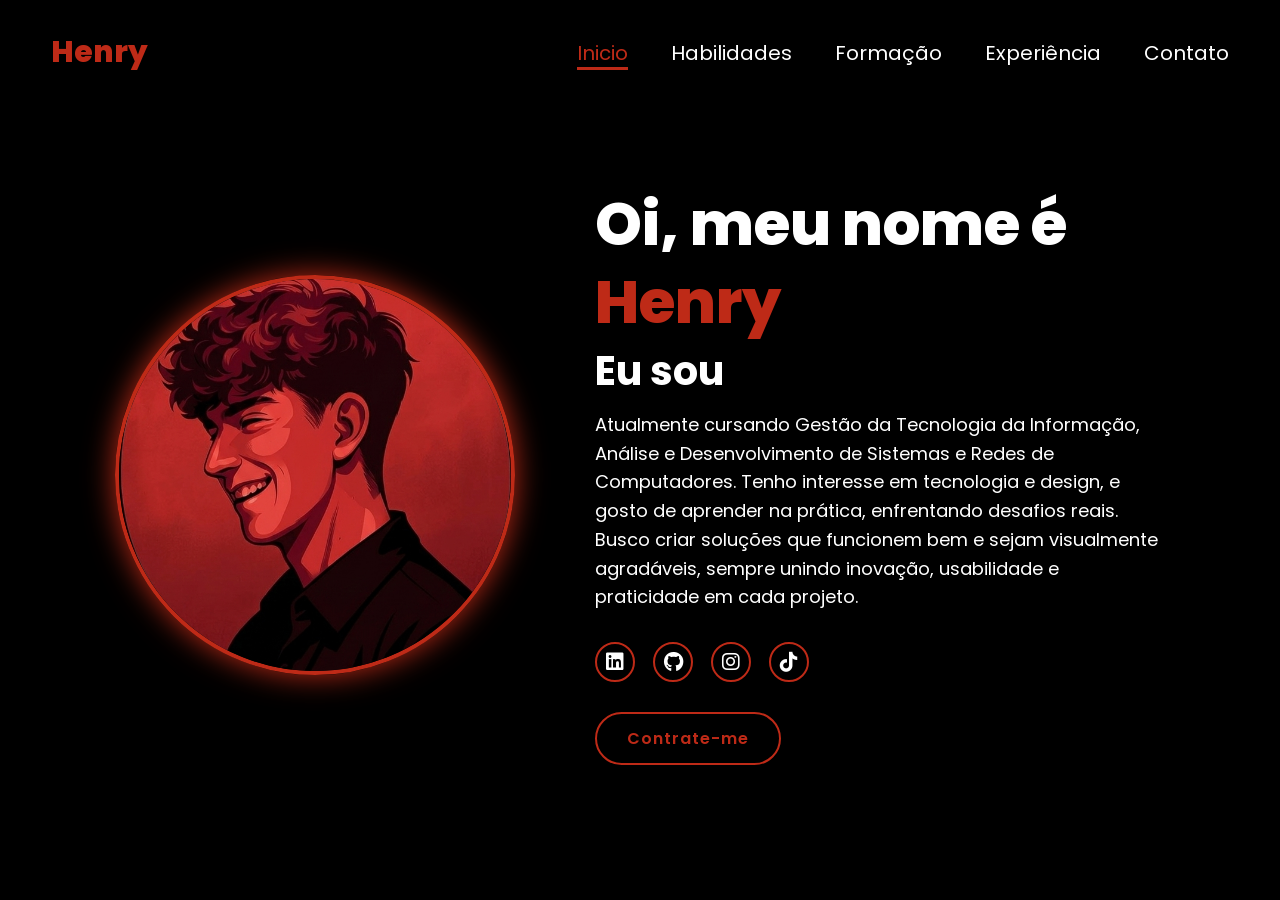
<file: index.html>
<!DOCTYPE html>
<html lang="pt-br">
<head>
    <meta charset="UTF-8">
    <meta name="viewport" content="width=device-width, initial-scale=1.0">
    <link rel="stylesheet" href="https://cdnjs.cloudflare.com/ajax/libs/font-awesome/6.4.0/css/all.min.css" />
    <link rel="stylesheet" href="style.css">
    <title>Portifolio Henry</title>
</head>
<body>
    <header class="logo-left">
        <a href="#" class="logo">Henry</a>
        
        <nav>
            <a href="#" class="active">Inicio</a>
            <a href="habilidades.html">Habilidades</a>
            <a href="formacao.html">Formação</a>
            <a href="experiencia.html">Experiência</a>
            <a href="contato.html">Contato</a>
        </nav>
    </header>
    <section class="home">
        <div class="home-img">
            <img src="assets/Henry_Vermelho.jpeg" alt="">
        </div>
        <div class="home-content">
            <h1>Oi, meu nome é <span>Henry</span></h1>
            <h3 class="typing-text">Eu sou <span></span></h3>
            <p>Atualmente cursando Gestão da Tecnologia da Informação, Análise e Desenvolvimento de Sistemas e Redes de Computadores. Tenho interesse em tecnologia e design, e gosto de aprender na prática, enfrentando desafios reais. Busco criar soluções que funcionem bem e sejam visualmente agradáveis, sempre unindo inovação, usabilidade e praticidade em cada projeto.</p>
            <div class="social-icons">
                <a href="https://www.linkedin.com/in/henry-gabriel-marques-ramos-undefined-162b71380/"><i class="fa-brands fa-linkedin"></i></a>
                <a href="https://github.com/HenryGabriel7"><i class="fa-brands fa-github"></i></a>
                <a href="https://www.instagram.com/henryg_ramos"><i class="fa-brands fa-instagram"></i></a>
                <a href="https://www.tiktok.com/@henry._marques"><i class="fa-brands fa-tiktok"></i></a>
            </div>
        <a href="contato.html" class="bnt"><summary>Contrate-me</summary> </a>
        </div>
    </section>
</body>

</html>
</file>
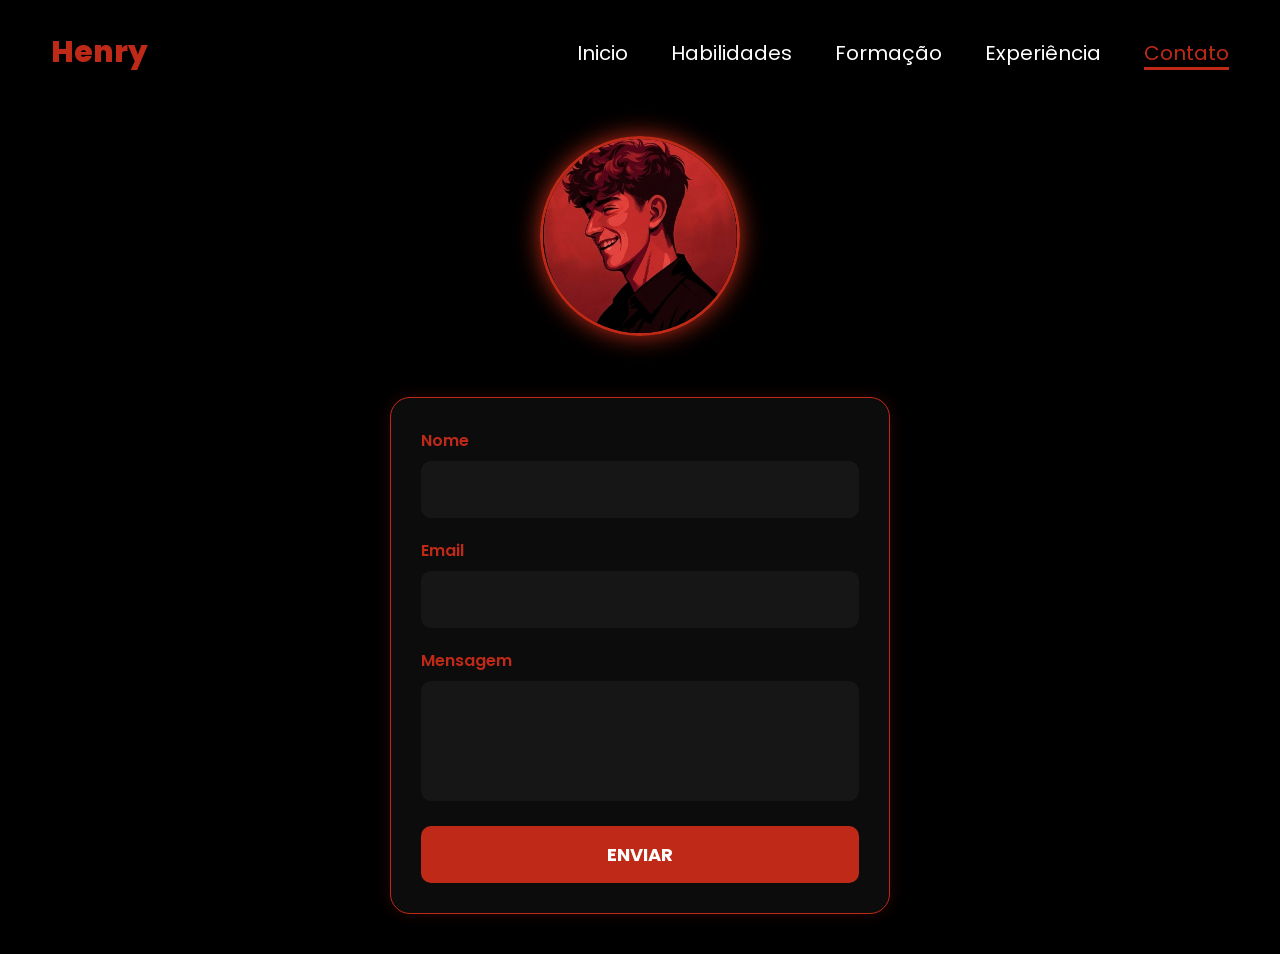
<file: contato.html>
<!DOCTYPE html>
<html lang="pt-br">
<head>
    <meta charset="UTF-8">
    <meta name="viewport" content="width=device-width, initial-scale=1.0">
    <link rel="stylesheet" href="contato.css">
    <script src="contato.js" defer></script>
    <title>Contato</title>
</head>
<body>

<header  class="logo-left">
        <a href="" class="logo">Henry</a>
        <nav>
            <a href="index.html">Inicio</a>
            <a href="habilidades.html">Habilidades</a>
            <a href="formacao.html">Formação</a>
            <a href="experiencia.html">Experiência</a>
            <a href="#" class="active">Contato</a>

        </nav>
</header>
<br>
 <section class="home">
        <div class="home-img">
            <img src="assets/Henry_Vermelho.jpeg" alt="">
        </div>
 </section>
            <br>

    <form action="https://formsubmit.co/henrygabrielj6@gmail.com"  method="POST"
    data-form
    >
       <label for="nome">Nome</label>
       <input type="text" name="nome" id="nome" id="nome" required/>
       <label for="email">Email</label>
       <input type="text" name="email" id="email" id="email" required/>
       <label for="mensagem">Mensagem</label>
       <textarea name="mensagem" id="mensagem" required></textarea>
       <br>
       <button type="submit">Enviar</button>
        </form>
        
</body>
</html>
</file>
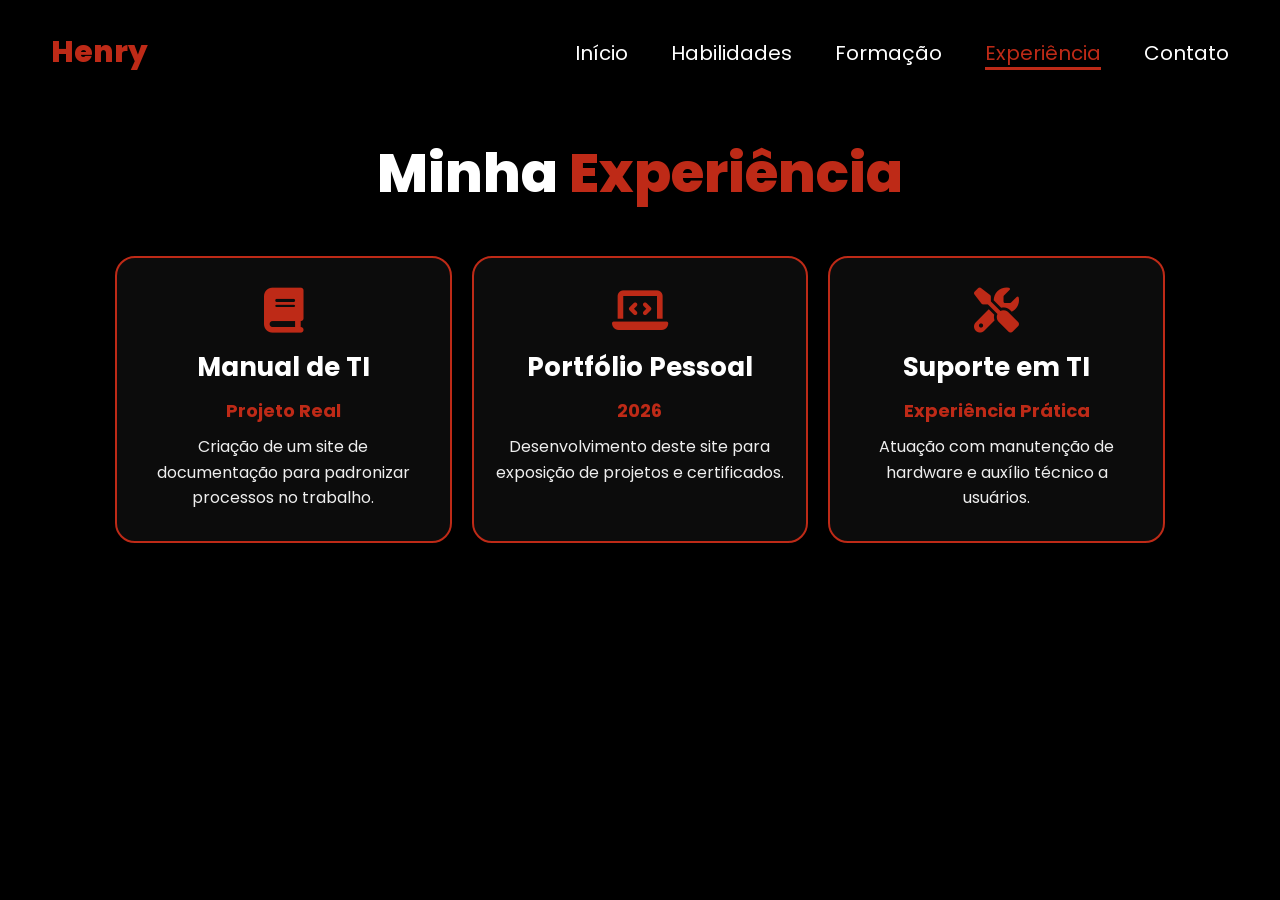
<file: experiencia.html>
<!DOCTYPE html>
<html lang="pt-br">
<head>
    <meta charset="UTF-8">
    <meta name="viewport" content="width=device-width, initial-scale=1.0">
    <title>Experiência - Henry Gabriel</title>
    <link rel="stylesheet" href="https://cdnjs.cloudflare.com/ajax/libs/font-awesome/6.4.0/css/all.min.css" />
    <link rel="stylesheet" href="experiencia.css">
</head>
<body>

    <header>
        <a href="index.html" class="logo">Henry</a>
        <nav>
            <a href="index.html">Início</a>
            <a href="habilidades.html">Habilidades</a>
            <a href="formacao.html">Formação</a>
            <a href="#" class="active">Experiência</a>
            <a href="contato.html">Contato</a>
        </nav>
    </header>

    <section class="education">
        <h2 class="heading">Minha <span>Experiência</span></h2>

        <div class="education-container">
            <div class="education-box">
                <i class="fa-solid fa-book"></i>
                <h3>Manual de TI</h3>
                <span class="year">Projeto Real</span>
                <p>Criação de um site de documentação para padronizar processos no trabalho.</p>
            </div>

            <div class="education-box">
                <i class="fa-solid fa-laptop-code"></i>
                <h3>Portfólio Pessoal</h3>
                <span class="year">2026</span>
                <p>Desenvolvimento deste site para exposição de projetos e certificados.</p>
            </div>

            <div class="education-box">
                <i class="fa-solid fa-screwdriver-wrench"></i>
                <h3>Suporte em TI</h3>
                <span class="year">Experiência Prática</span>
                <p>Atuação com manutenção de hardware e auxílio técnico a usuários.</p>
            </div>
        </div>
    </section>

</body>
</file>
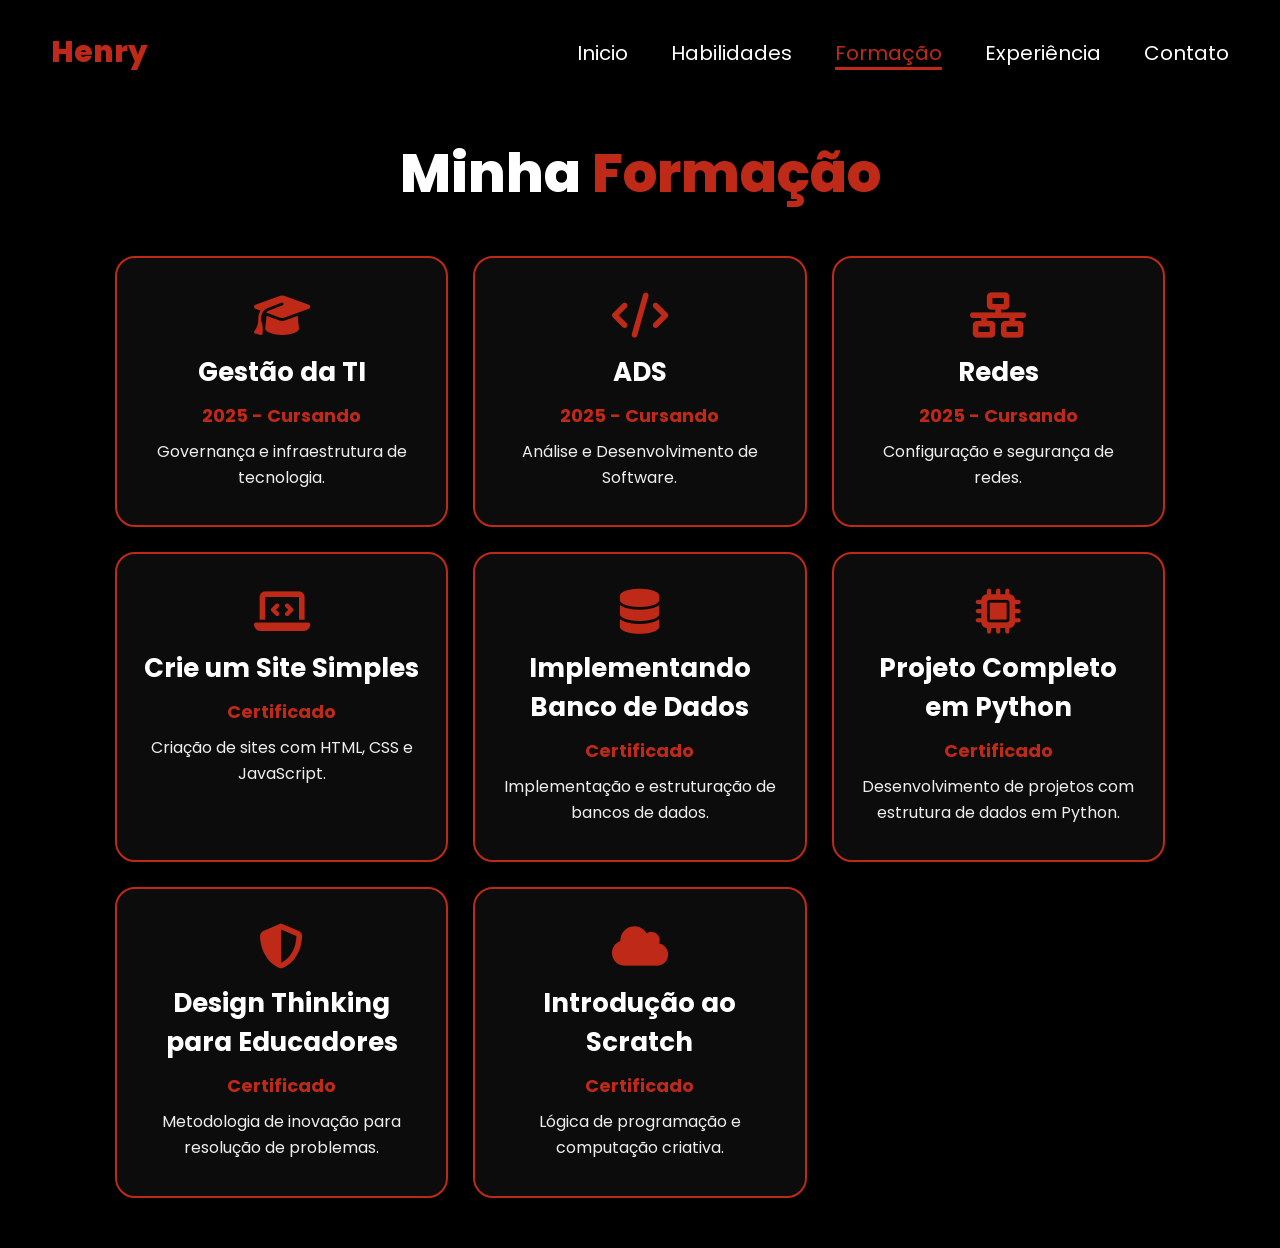
<file: formacao.html>
<!DOCTYPE html>
<html lang="pt-br">
<head>
    <meta charset="UTF-8">
    <meta name="viewport" content="width=device-width, initial-scale=1.0">
    <link rel="stylesheet" href="https://cdnjs.cloudflare.com/ajax/libs/font-awesome/6.4.0/css/all.min.css" />
    <link rel="stylesheet" href="formacao.css">
    <title>Formação - Henry</title>
</head>
<body>

    <header class="logo-left">
        <a href="index.html" class="logo">Henry</a>
        <nav>
            <a href="index.html">Inicio</a>
            <a href="habilidades.html">Habilidades</a>
            <a href="#" class="active">Formação</a>
            <a href="experiencia.html">Experiência</a>
            <a href="contato.html">Contato</a>
        </nav>
    </header>

    <section class="education">
        <h2 class="heading">Minha <span>Formação</span></h2>

        <div class="education-container">
            <div class="education-box">               
                <i class="fa-solid fa-graduation-cap"></i>
                <h3>Gestão da TI</h3>
                <span class="year">2025 - Cursando</span>
                <p>Governança e infraestrutura de tecnologia.</p>
            </div>

            <div class="education-box">
                <i class="fa-solid fa-code"></i>
                <h3>ADS</h3>
                <span class="year">2025 - Cursando</span>
                <p>Análise e Desenvolvimento de Software.</p>
            </div>

            <div class="education-box">
                <i class="fa-solid fa-network-wired"></i>
                <h3>Redes</h3>
                <span class="year">2025 - Cursando</span>
                <p>Configuração e segurança de redes.</p>
            </div>

            <div class="education-box">
                <a href="https://lms.ev.org.br/mpls/Web/Lms/Student/PrintCertificateDownload.ashx?uid=12423060&p=rOMdtO7lALHJCFFrNWf86J5STsebz5On" target="_blank" class="box-link"></a>
                <i class="fa-solid fa-laptop-code"></i>
                <h3>Crie um Site Simples</h3>
                <span class="year">Certificado</span>
                <p>Criação de sites com HTML, CSS e JavaScript.</p>
            </div>

            <div class="education-box">
                <a href="https://lms.ev.org.br/mpls/Web/Lms/Student/PrintCertificateDownload.ashx?uid=12423060&p=rOMdtO7lALGNpM14Q%252f9%252f6zc65DWnqyZt" target="_blank" class="box-link"></a>
                <i class="fa-solid fa-database"></i>
                <h3>Implementando Banco de Dados</h3>
                <span class="year">Certificado</span>
                <p>Implementação e estruturação de bancos de dados.</p>
            </div>

            <div class="education-box">
                <a href="https://lms.ev.org.br/mpls/Web/Lms/Student/PrintCertificateDownload.ashx?uid=12423060&p=rOMdtO7lALFacYpDQtDnkA9T%252fMcVb7pY" target="_blank" class="box-link"></a>
                <i class="fa-solid fa-microchip"></i>
                <h3>Projeto Completo em Python</h3>
                <span class="year">Certificado</span>
                <p>Desenvolvimento de projetos com estrutura de dados em Python.</p>
            </div>

            <div class="education-box">
                <a href="https://lms.ev.org.br/mpls/Web/Lms/Student/PrintCertificateDownload.ashx?uid=12423060&p=rOMdtO7lALG0X8z%252f6n3eteBw7CJG1Kj8" target="_blank" class="box-link"></a>
                <i class="fa-solid fa-shield-halved"></i>
                <h3>Design Thinking para Educadores</h3>
                <span class="year">Certificado</span>
                <p>Metodologia de inovação para resolução de problemas.</p>
            </div>

            <div class="education-box">
                <a href="https://lms.ev.org.br/mpls/Web/Lms/Student/PrintCertificateDownload.ashx?uid=12423060&p=rOMdtO7lALG0X8z%252f6n3etW8Zyb51IWBZ" target="_blank" class="box-link"></a>
                <i class="fa-solid fa-cloud"></i>
                <h3>Introdução ao Scratch</h3>
                <span class="year">Certificado</span>
                <p>Lógica de programação e computação criativa.</p>
            </div>
        </div>
    </section>

</body>
</file>
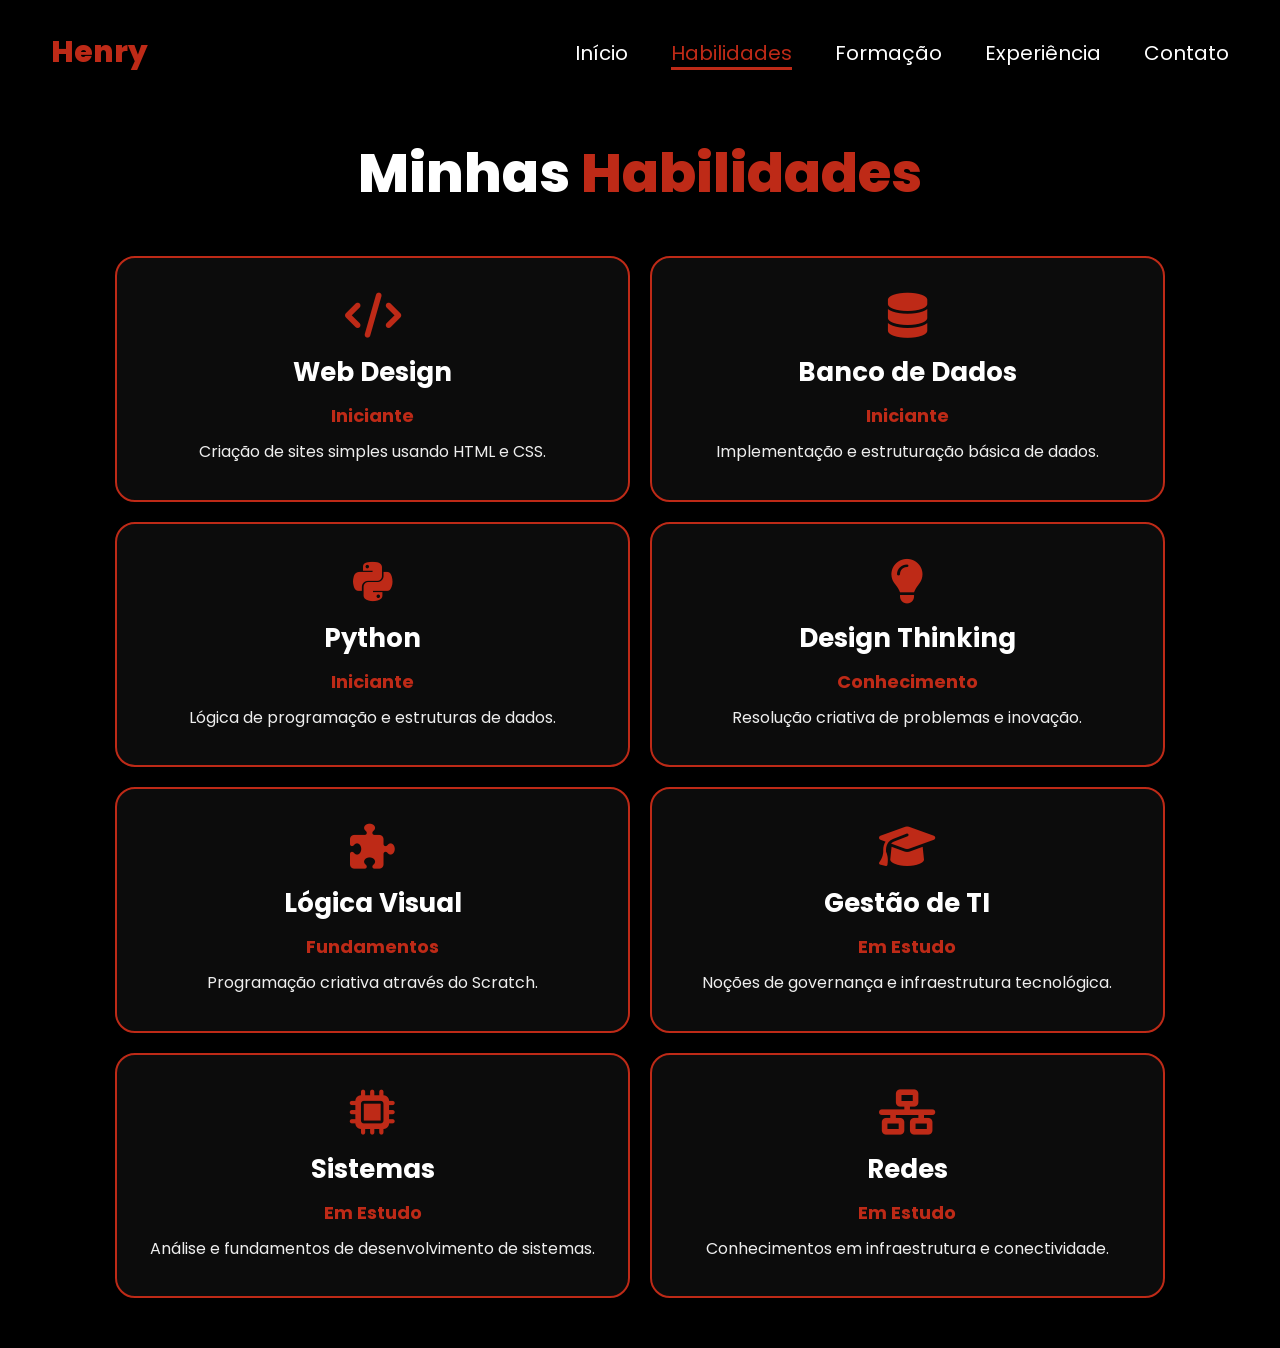
<file: habilidades.html>
<!DOCTYPE html>
<html lang="pt-br">
<head>
    <meta charset="UTF-8">
    <meta name="viewport" content="width=device-width, initial-scale=1.0">
    <title>Habilidades - Henry Gabriel</title>
    <link rel="stylesheet" href="https://cdnjs.cloudflare.com/ajax/libs/font-awesome/6.4.0/css/all.min.css" />
    <link rel="stylesheet" href="habilidades.css">
</head>
<body>

    <header>
        <a href="index.html" class="logo">Henry</a>
        <nav>
            <a href="index.html">Início</a>
            <a href="#" class="active">Habilidades</a>
            <a href="formacao.html">Formação</a>
             <a href="experiencia.html">Experiência</a>
            <a href="contato.html">Contato</a>
        </nav>
    </header>

    <section class="education">
        <h2 class="heading">Minhas <span>Habilidades</span></h2>

        <div class="education-container">
            <div class="education-box">
                <i class="fa-solid fa-code"></i>
                <h3>Web Design</h3>
                <span class="year">Iniciante</span>
                <p>Criação de sites simples usando HTML e CSS.</p>
            </div>

            <div class="education-box">
                <i class="fa-solid fa-database"></i>
                <h3>Banco de Dados</h3>
                <span class="year">Iniciante</span>
                <p>Implementação e estruturação básica de dados.</p>
            </div>

            <div class="education-box">
                <i class="fa-brands fa-python"></i>
                <h3>Python</h3>
                <span class="year">Iniciante</span>
                <p>Lógica de programação e estruturas de dados.</p>
            </div>

            <div class="education-box">
                <i class="fa-solid fa-lightbulb"></i>
                <h3>Design Thinking</h3>
                <span class="year">Conhecimento</span>
                <p>Resolução criativa de problemas e inovação.</p>
            </div>

            <div class="education-box">
                <i class="fa-solid fa-puzzle-piece"></i>
                <h3>Lógica Visual</h3>
                <span class="year">Fundamentos</span>
                <p>Programação criativa através do Scratch.</p>
            </div>

            <div class="education-box">
                <i class="fa-solid fa-graduation-cap"></i>
                <h3>Gestão de TI</h3>
                <span class="year">Em Estudo</span>
                <p>Noções de governança e infraestrutura tecnológica.</p>
            </div>

            <div class="education-box">
                <i class="fa-solid fa-microchip"></i>
                <h3>Sistemas</h3>
                <span class="year">Em Estudo</span>
                <p>Análise e fundamentos de desenvolvimento de sistemas.</p>
            </div>

            <div class="education-box">
                <i class="fa-solid fa-network-wired"></i>
                <h3>Redes</h3>
                <span class="year">Em Estudo</span>
                <p>Conhecimentos em infraestrutura e conectividade.</p>
            </div>
        </div>
    </section>

</body>
</file>
<file: style.css>
@import url("https://fonts.googleapis.com/css2?family=Poppins:wght@100;200;300;400;500;600;700;800;900&display=swap");

* {
  margin: 0;
  padding: 0;
  box-sizing: border-box;
  text-decoration: none;
  border: none;
  outline: none;
  font-family: "Poppins", sans-serif;
}

html {
  font-size: 62.5%;
}

body {
  width: 100%;
  min-height: 100vh;
  overflow-x: hidden;
  background-color: black;
  color: white;
}

header {
  margin-top: 20px; 
  position: fixed;
  top: 0;
  left: 0;
  width: 100%;
  padding: 1rem 4%; 
  background-color: rgba(0, 0, 0, 0.7); 
  display: flex;
  justify-content: space-between;
  align-items: center;
  z-index: 100;
}

.logo {
  font-size: 3rem;
  color: #be2a17;
  font-weight: 800;
  cursor: pointer;
  transition: 0.5s ease;
  margin-right: auto; 
}

nav a {
  font-size: 2rem;
  color: white;
  margin-left: 4rem;
  transition: 0.3s;
}

nav a:hover, nav a.active {
  color: #be2a17;
  border-bottom: 3px solid #be2a17;
}

.logo:active {
    transform: scale(0.92); 
    transition: 0.1s;       
}

nav a:active {
    display: inline-block;  
    transform: scale(0.90); 
    color: #be2a17;        
}

.logo, nav a {
    cursor: pointer;
}

section {
  min-height: 100vh;
  padding: 10rem 9% 5rem; 
}

.home {
  display: flex;
  justify-content: center;
  align-items: center;
  gap: 8rem;
  background-color: black;
}

.home .home-content h1 {
  font-size: 6rem;
  font-weight: 800;
  line-height: 1.3;
}

span {
  color: #be2a17;
}

.home-content h3 {
  font-size: 4rem;
  margin-bottom: 1rem;
  font-weight: 700;
}

.home-content p {
  font-size: 1.8rem; 
  line-height: 1.6;
}

.home-img {
  display: flex;
  justify-content: center;
}

.home-img img {
  width: 35vw; 
  max-width: 400px; 
  aspect-ratio: 1 / 1; 
  object-fit: cover; 
  border-radius: 50%;
  border: 4px solid #be2a17;
  box-shadow: 0 0 30px #be2a17; 
  cursor: pointer;
  transition: 0.4s ease;
}

.home-img img:hover {
  transform: scale(1.03);
  box-shadow: 0 0 50px #be2a17;
}

.social-icons a {
  display: inline-flex;
  justify-content: center;
  align-items: center;
  width: 4rem;
  height: 4rem;
  background-color: transparent;
  border: 0.2rem solid #be2a17;
  font-size: 2rem;
  border-radius: 50%;
  margin: 3rem 1.5rem 3rem 0;
  transition: 0.3s ease;
  color: white;
}

.social-icons a:hover {
  color: black;
  transform: scale(1.2) translateY(-5px);
  background-color: #be2a17;
  box-shadow: 0 0 25px #be2a17;
}

.bnt {
  display: inline-block;
  padding: 1.2rem 3rem;
  background-color: transparent;
  border-radius: 4rem;
  font-size: 1.6rem;
  color: #be2a17;
  letter-spacing: 0.1rem;
  font-weight: 600;
  border: 2px solid #be2a17;
  transition: 0.3s ease;
  cursor: pointer;
}

.bnt:hover {
  background-color: #be2a17;
  color: black;
  box-shadow: 0 0 30px #be2a17;
}

.typing-text {
  font-size: 3.4rem;
  font-weight: 600;
  margin-bottom: 2rem;
}

.typing-text span::before {
  content: "";
  color: #be2a17;
  animation: words 15s infinite;
}

@keyframes words {
  0%, 20% { content: "Programador"; }
  21%, 40% { content: "Designer"; }
  41%, 60% { content: "Analista de Sistemas"; }
  61%, 80% { content: "Product Owner"; }
  81%, 100% { content: "Desenvolvedor Front-end"; }
}

@media (max-width: 995px) {
  header { 
    padding: 1.5rem 4%; 
    margin-top: 0;
    flex-direction: column; 
    justify-content: center;
    align-items: center;
    gap: 1.5rem;
  }

  .logo {
    margin-right: 0; 
    font-size: 3rem;
  }

  nav {
    display: flex;
    justify-content: center;
    gap: 1.5rem;
    flex-wrap: wrap;
  }

  nav a {
    font-size: 1.6rem;
    margin-left: 0; 
  }

  .home {
    flex-direction: column;
    text-align: center;
    gap: 3rem;
    padding-top: 22rem; 
    display: flex;
    align-items: center;
    justify-content: center;
  }

  .home-img img {
    width: 65vw;
    max-width: 280px; 
  }

  .home-content h1 {
    font-size: 4rem;
  }

  .home-content h3 {
    font-size: 2.5rem;
  }

  .social-icons {
    display: flex;
    justify-content: center;
  }
}
</file>
<file: contato.css>
@import url('https://fonts.googleapis.com/css2?family=Poppins:wght@100;200;300;400;500;600;700;800;900&display=swap');

* {
    margin: 0;
    padding: 0;
    box-sizing: border-box;
    font-family: 'Poppins', sans-serif;
    text-decoration: none;
    outline: none;
    border: none;
}

html {
    font-size: 62.5%;
}

body {
    width: 100%;
    min-height: 100vh;
    background-color: black;
    color: white;
    display: flex;
    flex-direction: column;
    align-items: center;
}

header {
  margin-top: 20px; 
  position: fixed;
  top: 0;
  left: 0;
  width: 100%;
  padding: 1rem 4%; 
  background-color: rgba(0, 0, 0, 0.7); 
  display: flex;
  justify-content: space-between;
  align-items: center;
  z-index: 100;
}

.logo {
  font-size: 3rem;
  color: #be2a17;
  font-weight: 800;
  cursor: pointer;
  transition: 0.5s ease;
  margin-right: auto; 
}

nav a {
  font-size: 2rem;
  color: white;
  margin-left: 4rem;
  transition: 0.3s;
}

nav a:hover, nav a.active {
  color: #be2a17;
  border-bottom: 3px solid #be2a17;
}

.logo:active {
    transform: scale(0.92); 
    transition: 0.1s;       
}

nav a:active {
    display: inline-block;  
    transform: scale(0.90); 
    color: #be2a17;        
}

.logo, nav a {
    cursor: pointer;
}

.home {
    margin-top: 12rem; 
    display: flex;
    justify-content: center;
    width: 100%;
}

.home-img img {
    width: 20rem; 
    height: 20rem;
    border-radius: 50%;
    object-fit: cover;
    border: 0.3rem solid #be2a17;
    box-shadow: 0 0 25px #be2a17;
}

.submit:hover {
    transform: translateY(-8px); 
    box-shadow: 0 0 30px #be2a17;
    transition: 0.3s ease; 
}

.submit:active {
    transform: translateY(-4px) scale(0.95); 
    box-shadow: 0 0 15px #be2a17; 
    transition: 0.1s; 
}
form {
    width: 90%;
    max-width: 50rem;
    margin: 4rem 0;
    background: #0c0c0c;
    padding: 3rem;
    border-radius: 2rem;
    border: 0.1rem solid #be2a17;
    box-shadow: 0 0 15px rgba(190, 42, 23, 0.2);
}

label {
    display: block;
    font-size: 1.6rem;
    color: #be2a17;
    margin-bottom: 0.8rem;
    font-weight: 600;
}

input, textarea {
    width: 100%;
    padding: 1.5rem;
    background: #161616;
    color: white;
    font-size: 1.6rem;
    border-radius: 1rem;
    margin-bottom: 2rem;
    border: 1px solid transparent;
    transition: 0.3s;
}

input:focus, textarea:focus {
    border-color: #be2a17;
    box-shadow: 0 0 10px rgba(190, 42, 23, 0.5);
}

textarea {
    height: 12rem;
    resize: none;
}

button {
    width: 100%;
    padding: 1.5rem;
    background: #be2a17;
    color: white;
    font-size: 1.8rem;
    font-weight: 700;
    border-radius: 1rem;
    cursor: pointer;
    transition: 0.4s;
    text-transform: uppercase;
}

button:hover {
    background: #e4331b;
    box-shadow: 0 0 20px #be2a17;
    transform: translateY(-2px);
}

@media (max-width: 995px) {
    header { 
        padding: 1.5rem 4%; 
        margin-top: 0;
        flex-direction: column; 
        justify-content: center;
        align-items: center;
        gap: 1.5rem;
    }

    .logo {
        margin-right: 0;
    }

    nav {
        display: flex;
        justify-content: center;
        gap: 1.5rem;
        flex-wrap: wrap;
    }

    nav a {
        font-size: 1.6rem;
        margin-left: 0; 
    }

    .home {
        margin-top: 22rem;
    }

    form {
        width: 95%;
        padding: 2rem;
    }
}
</file>
<file: experiencia.css>
@import url('https://fonts.googleapis.com/css2?family=Poppins:wght@100;200;300;400;500;600;700;800;900&display=swap');

* {
    margin: 0;
    padding: 0;
    box-sizing: border-box;
    text-decoration: none;
    border: none;
    outline: none;
    font-family: "Poppins", sans-serif;
}

html {
    font-size: 62.5%;
}

body {
    width: 100%;
    min-height: 100vh;
    background-color: black;
    color: white;
    overflow-x: hidden;
}

header {
  margin-top: 20px; 
  position: fixed;
  top: 0;
  left: 0;
  width: 100%;
  padding: 1rem 4%; 
  background-color: rgba(0, 0, 0, 0.7); 
  display: flex;
  justify-content: space-between;
  align-items: center;
  z-index: 100;
}

.logo {
  font-size: 3rem;
  color: #be2a17;
  font-weight: 800;
  cursor: pointer;
  transition: 0.5s ease;
  margin-right: auto; 
}

nav a {
  font-size: 2rem;
  color: white;
  margin-left: 4rem;
  transition: 0.3s;
}

nav a:hover, nav a.active {
  color: #be2a17;
  border-bottom: 3px solid #be2a17;
}

.logo:active {
    transform: scale(0.92); 
    transition: 0.1s;       
}

nav a:active {
    display: inline-block;  
    transform: scale(0.90); 
    color: #be2a17;        
}

.logo, nav a {
    cursor: pointer;
}

.education {
    min-height: 100vh;
    display: flex;
    flex-direction: column;
    align-items: center; 
    padding: 14rem 9% 5rem; 
}

.heading {
    font-size: 5.5rem;
    font-weight: 800;
    margin-bottom: 5rem; 
    text-align: center;
    color: white;
    line-height: 1.2;
}

.heading span {
    color: #be2a17;
}

.education-container {
    display: grid;
    grid-template-columns: repeat(3, 1fr); 
    gap: 2rem;
    width: 100%;
    max-width: 1300px;
}
.education-box {
    background-color: #0c0c0c;
    border: 0.2rem solid #be2a17;
    padding: 3rem 2rem; 
    border-radius: 2rem;
    text-align: center;
    transition: 0.4s ease;
}

.education-box:hover {
    transform: translateY(-8px);
    box-shadow: 0 0 30px #be2a17;
}

.education-box i {
    font-size: 4.5rem;
    color: #be2a17;
    margin-bottom: 1.5rem;
}

.education-box h3 {
    font-size: 2.6rem;
    color: white;
    margin-bottom: 1rem;
}

.education-box .year {
    font-size: 1.8rem;
    color: #be2a17;
    font-weight: 700;
    display: block;
    margin-bottom: 1rem;
}

.education-box p {
    font-size: 1.6rem;
    color: #eee;
    line-height: 1.6;
}

@media (max-width: 1200px) {
    .education-container {
        grid-template-columns: repeat(2, 1fr); 
    }
}

@media (max-width: 995px) {
    header { 
        padding: 1.5rem 4%; 
        margin-top: 0;
        flex-direction: column;
        justify-content: center;
        align-items: center;
        gap: 1.5rem;
    }

    .logo {
        margin-right: 0;
    }

    nav {
        display: flex;
        justify-content: center;
        gap: 1.5rem;
        flex-wrap: wrap;
    }

    nav a {
        font-size: 1.6rem;
        margin-left: 0; 
    }

    .education {
        padding-top: 22rem;
    }

    .education-container {
        grid-template-columns: 1fr;
    }

    .heading {
        font-size: 4rem;
    }
}
</file>
<file: formacao.css>
@import url('https://fonts.googleapis.com/css2?family=Poppins:wght@100;200;300;400;500;600;700;800;900&display=swap');

* {
    margin: 0;
    padding: 0;
    box-sizing: border-box;
    text-decoration: none;
    border: none;
    outline: none;
    font-family: "Poppins", sans-serif;
}

html {
    font-size: 62.5%;
}

body {
    width: 100%;
    min-height: 100vh;
    background-color: black;
    color: white;
    overflow-x: hidden;
}

header {
  margin-top: 20px; 
  position: fixed;
  top: 0;
  left: 0;
  width: 100%;
  padding: 1rem 4%; 
  background-color: rgba(0, 0, 0, 0.7); 
  display: flex;
  justify-content: space-between;
  align-items: center;
  z-index: 100;
}

.logo {
  font-size: 3rem;
  color: #be2a17;
  font-weight: 800;
  cursor: pointer;
  transition: 0.5s ease;
  margin-right: auto; 
}

nav a {
  font-size: 2rem;
  color: white;
  margin-left: 4rem;
  transition: 0.3s;
}

nav a:hover, nav a.active {
  color: #be2a17;
  border-bottom: 3px solid #be2a17;

}

.logo:active {
    transform: scale(0.92); 
    transition: 0.1s;       
}

nav a:active {
    display: inline-block;  
    transform: scale(0.90); 
    color: #be2a17;        
}

.logo, nav a {
    cursor: pointer;
}

.education {
    min-height: 100vh;
    display: flex;
    flex-direction: column;
    justify-content: center;
    align-items: center;
    padding: 14rem 9% 5rem; 
}

.heading {
    font-size: 5.5rem; 
    font-weight: 800; 
    margin-bottom: 5rem;
    text-align: center;
    line-height: 1.2;
}

.heading span {
    color: #be2a17;
}

.education-container {
    display: grid;
    grid-template-columns: repeat(3, 1fr); 
    gap: 2.5rem; 
    width: 100%;
    max-width: 1300px;
}

span {
    color: #be2a17;
}

.education-box {
    background-color: #0c0c0c;
    border: 0.2rem solid #be2a17;
    padding: 3.5rem 2.5rem;
    border-radius: 2rem;
    text-align: center;
    transition: 0.4s ease;
    position: relative; 
    cursor: pointer;    
}

.education-box:hover {
    transform: translateY(-8px);
    box-shadow: 0 0 30px #be2a17;
}

.education-box:active {
    transform: scale(0.97);
}

.education-box i {
    font-size: 4.5rem; 
    color: #be2a17;
    margin-bottom: 1.5rem;
}

.education-box h3 {
    font-size: 2.6rem; 
    margin-bottom: 1rem;
}

.education-box .year {
    font-size: 1.8rem;
    color: #be2a17;
    font-weight: 700;
    display: block;
    margin-bottom: 1rem;
}

.education-box p {
    font-size: 1.6rem; 
    color: #eee;
    line-height: 1.6;
}

.education-box:open {
    transform: scale(0.98);
    transition: 0.1s;
}

.box-link {
    position: absolute;
    top: 0;
    left: 0;
    width: 100%;
    height: 100%;
    z-index: 5;        
    display: block;    
    text-decoration: none;
    color: transparent; 
}

@media (max-width: 1200px) {
    .education-container {
        grid-template-columns: repeat(2, 1fr);
    }
}

@media (max-width: 995px) {
    header { 
        padding: 1.5rem 4%; 
        margin-top: 0;
        flex-direction: column; 
        justify-content: center;
        align-items: center;
        gap: 1.5rem;
    }

    .logo {
        margin-right: 0;
        font-size: 3rem;
    }

    nav {
        display: flex;
        justify-content: center;
        gap: 1.5rem;
        flex-wrap: wrap; 
    }

    nav a {
        font-size: 1.6rem;
        margin-left: 0; 
    }

    .education {
        padding-top: 22rem; 
    }

    .education-container {
        grid-template-columns: 1fr; 
    }

    .heading {
        font-size: 4rem;
        margin-bottom: 3rem;
    }
}
</file>
<file: habilidades.css>
@import url('https://fonts.googleapis.com/css2?family=Poppins:wght@100;200;300;400;500;600;700;800;900&display=swap');

* {
    margin: 0;
    padding: 0;
    box-sizing: border-box;
    text-decoration: none;
    border: none;
    outline: none;
    font-family: "Poppins", sans-serif;
}

html {
    font-size: 62.5%; 
}

body {
    width: 100%;
    min-height: 100vh;
    background-color: black;
    color: white;
    overflow-x: hidden;
}

header {
  margin-top: 20px; 
  position: fixed;
  top: 0;
  left: 0;
  width: 100%;
  padding: 1rem 4%; 
  background-color: rgba(0, 0, 0, 0.7); 
  display: flex;
  justify-content: space-between;
  align-items: center;
  z-index: 100;
}

.logo {
  font-size: 3rem;
  color: #be2a17;
  font-weight: 800;
  cursor: pointer;
  transition: 0.5s ease;
  margin-right: auto; 
}

nav a {
  font-size: 2rem;
  color: white;
  margin-left: 4rem;
  transition: 0.3s;
}

nav a:hover, nav a.active {
  color: #be2a17;
  border-bottom: 3px solid #be2a17;
}

.logo:active {
    transform: scale(0.92); 
    transition: 0.1s;       
}

nav a:active {
    display: inline-block;  
    transform: scale(0.90); 
    color: #be2a17;        
}

.logo, nav a {
    cursor: pointer;
}

.education {
    min-height: 100vh; 
    display: flex;
    flex-direction: column;
    align-items: center; 
    justify-content: center; 
    padding: 14rem 9% 5rem; 
}

.heading {
    font-size: 5.5rem; 
    font-weight: 800;
    margin-bottom: 5rem;
    text-align: center;
    line-height: 1.2;
}

.heading span {
    color: #be2a17;
}

.education-container {
    display: grid;
    grid-template-columns: repeat(3, 1fr); 
    gap: 2rem;
    width: 100%;
    max-width: 1300px;
}

.education-box {
    background-color: #0c0c0c;
    border: 0.2rem solid #be2a17;
    padding: 3.5rem 2.5rem; 
    border-radius: 2rem;
    text-align: center;
    transition: 0.4s ease;
}

.education-box:hover {
    transform: translateY(-8px);
    box-shadow: 0 0 25px #be2a17;
}

.education-box i {
    font-size: 4.5rem;
    color: #be2a17;
    margin-bottom: 1.5rem;
}

.education-box h3 {
    font-size: 2.6rem;
    margin-bottom: 1rem;
}

.education-box .year {
    font-size: 1.8rem;
    color: #be2a17;
    font-weight: 700;
    display: block;
    margin-bottom: 1rem;
}

.education-box p {
    font-size: 1.6rem;
    color: #eee;
    line-height: 1.6;
}

@media (max-width: 1280px) {
    .education-container {
        grid-template-columns: repeat(2, 1fr); 
    }
}

@media (max-width: 995px) {
    header { 
        padding: 1.5rem 4%; 
        margin-top: 0;
        flex-direction: column; 
        justify-content: center;
        align-items: center;
        gap: 1.5rem;
    }

    .logo {
        margin-right: 0;
        font-size: 3rem;
    }

    nav {
        display: flex;
        justify-content: center;
        gap: 1.5rem;
        flex-wrap: wrap;
    }

    nav a {
        font-size: 1.6rem;
        margin-left: 0; 
    }

    .education {
        padding-top: 22rem;
    }

    .education-container {
        grid-template-columns: 1fr; 
    }
}
</file>
